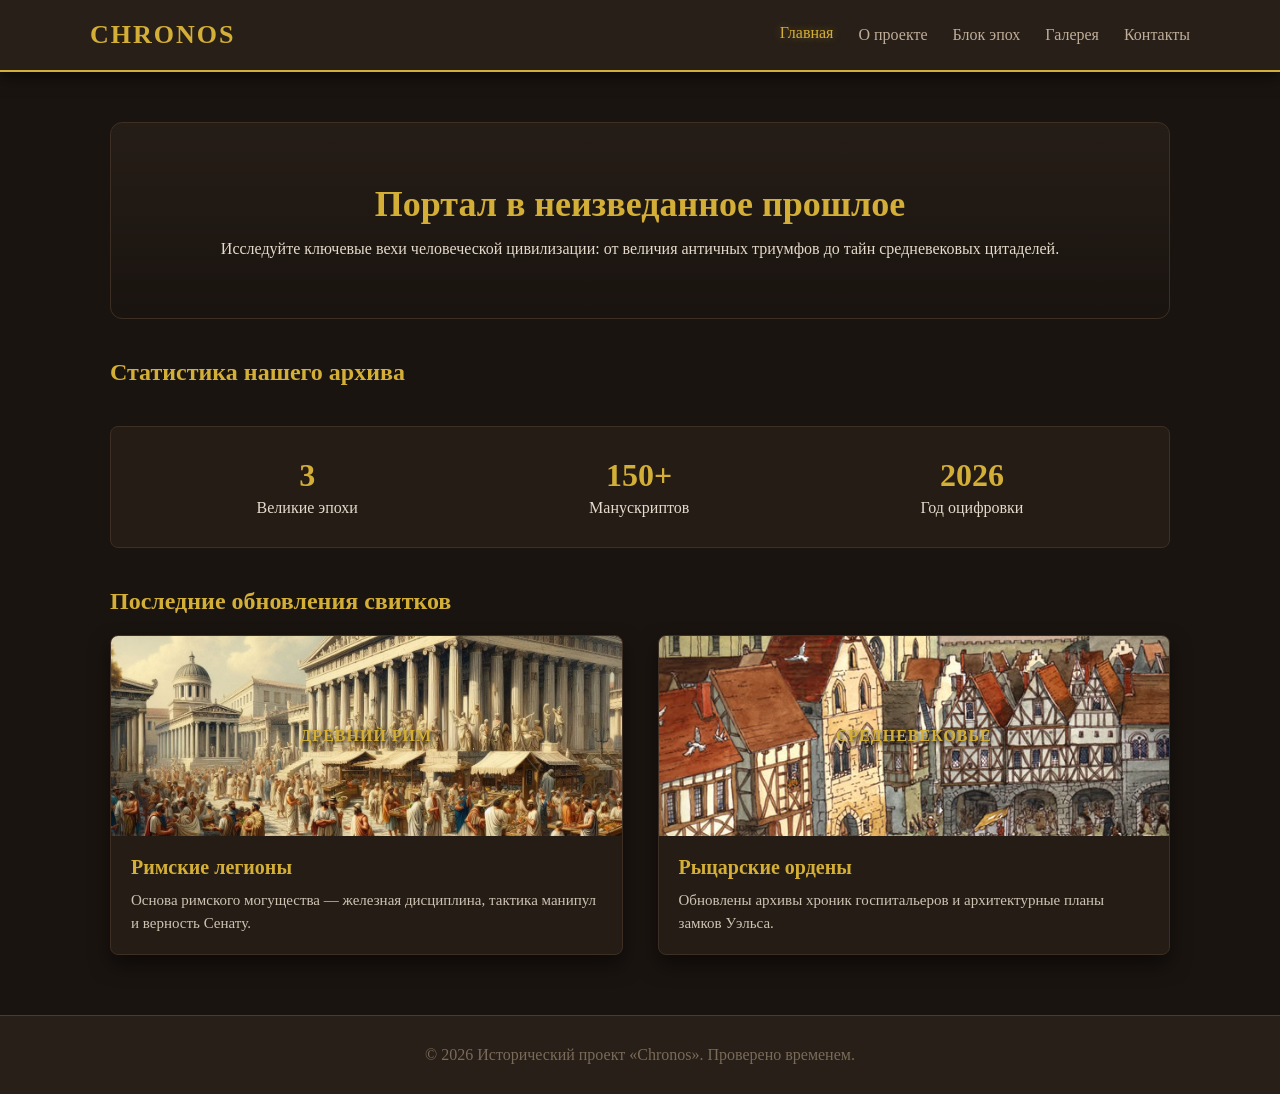
<file: index.html>
<!DOCTYPE html>
<html lang="ru">
<head>
    <meta charset="UTF-8">
    <meta name="viewport" content="width=device-width, initial-scale=1.0">
    <title>Хронос | Главная летопись</title>
    <link rel="stylesheet" href="css/style.css">
</head>
<body>
    <header>
        <nav>
            <div class="logo">Chronos</div>
            <ul>
                <li><a href="index.html" class="active">Главная</a></li>
                <li><a href="about.html">О проекте</a></li>
                <li><a href="blog.html">Блок эпох</a></li>
                <li><a href="gallery.html">Галерея</a></li>
                <li><a href="contact.html">Контакты</a></li>
            </ul>
        </nav>
    </header>

    <div class="container fade-in">
        <section class="hero">
            <h2>Портал в неизведанное прошлое</h2>
            <p>Исследуйте ключевые вехи человеческой цивилизации: от величия античных триумфов до тайн средневековых цитаделей.</p>
        </section>

        <h3 style="color: #d4af37; font-size: 24px; margin-bottom: 15px;">Статистика нашего архива</h3>
        <div class="stats-container">
            <div class="stat-item"><span class="stat-number">3</span><span>Великие эпохи</span></div>
            <div class="stat-item"><span class="stat-number">150+</span><span>Манускриптов</span></div>
            <div class="stat-item"><span class="stat-number">2026</span><span>Год оцифровки</span></div>
        </div>

        <h3 style="color: #d4af37; font-size: 24px; margin-bottom: 15px;">Последние обновления свитков</h3>
        <div class="grid">
            <div class="card">
                <div class="image-placeholder img-rome">Древний Рим</div>
                <div class="card-content">
                    <h3>Римские легионы</h3>
                    <p>Основа римского могущества — железная дисциплина, тактика манипул и верность Сенату.</p>
                </div>
            </div>
            <div class="card">
                <div class="image-placeholder img-medieval">Средневековье</div>
                <div class="card-content">
                    <h3>Рыцарские ордены</h3>
                    <p>Обновлены архивы хроник госпитальеров и архитектурные планы замков Уэльса.</p>
                </div>
            </div>
        </div>
    </div>

    <footer><p>&copy; 2026 Исторический проект «Chronos». Проверено временем.</p></footer>
    <script src="js/script.js"></script>
</body>
</html>
</file>
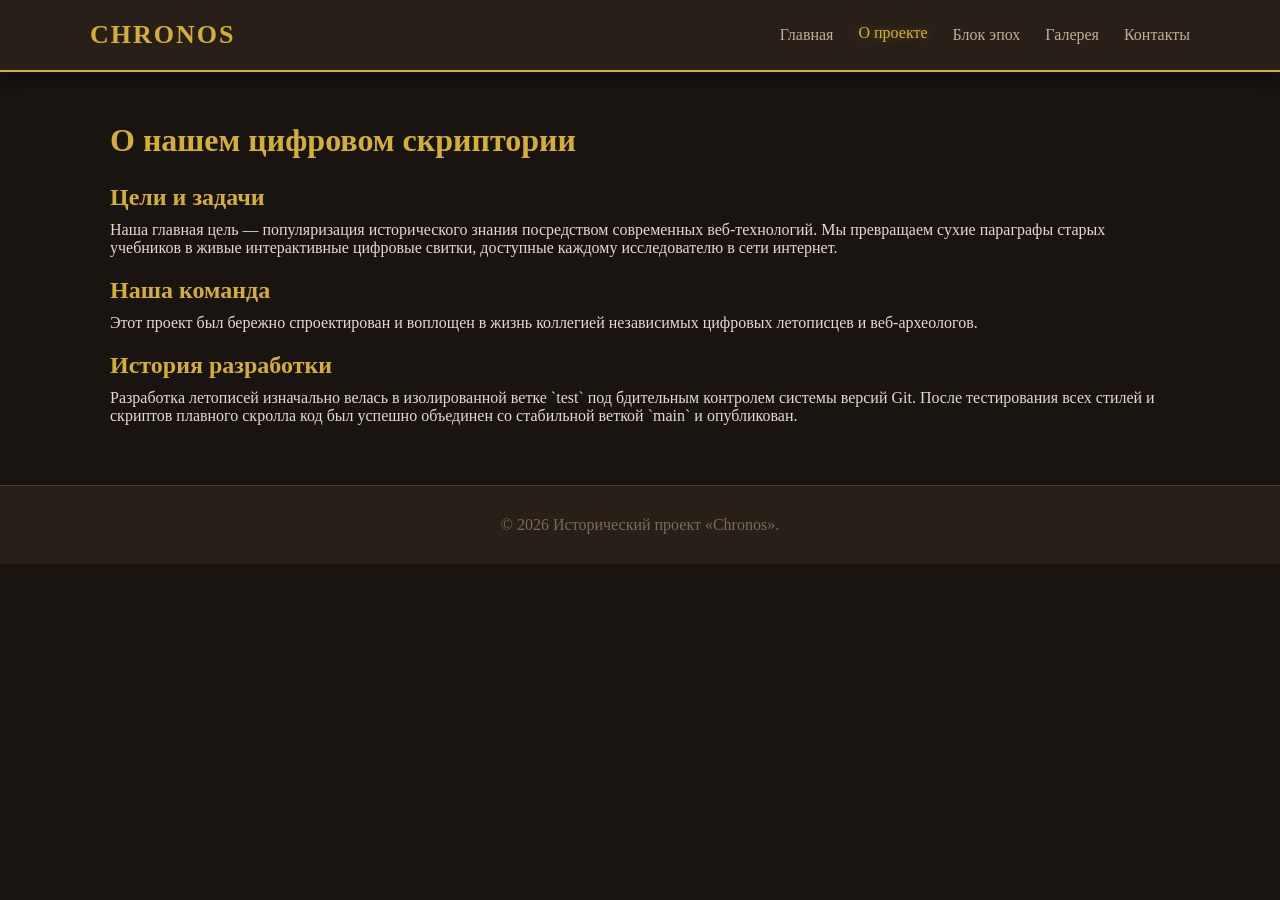
<file: about.html>
<!DOCTYPE html>
<html lang="ru">
<head>
    <meta charset="UTF-8">
    <meta name="viewport" content="width=device-width, initial-scale=1.0">
    <title>О проекте | Chronos</title>
    <link rel="stylesheet" href="css/style.css">
</head>
<body>
    <header>
        <nav>
            <div class="logo">Chronos</div>
            <ul>
                <li><a href="index.html">Главная</a></li>
                <li><a href="about.html" class="active">О проекте</a></li>
                <li><a href="blog.html">Блок эпох</a></li>
                <li><a href="gallery.html">Галерея</a></li>
                <li><a href="contact.html">Контакты</a></li>
            </ul>
        </nav>
    </header>

    <div class="container fade-in">
        <h1 style="color: #d4af37; margin-bottom: 25px;">О нашем цифровом скриптории</h1>
        
        <h2 style="color: #d4af37; margin-top: 20px; margin-bottom: 10px;">Цели и задачи</h2>
        <p>Наша главная цель — популяризация исторического знания посредством современных веб-технологий. Мы превращаем сухие параграфы старых учебников в живые интерактивные цифровые свитки, доступные каждому исследователю в сети интернет.</p>
        
        <h2 style="color: #d4af37; margin-top: 20px; margin-bottom: 10px;">Наша команда</h2>
        <p>Этот проект был бережно спроектирован и воплощен в жизнь коллегией независимых цифровых летописцев и веб-археологов.</p>

        <h2 style="color: #d4af37; margin-top: 20px; margin-bottom: 10px;">История разработки</h2>
        <p>Разработка летописей изначально велась в изолированной ветке `test` под бдительным контролем системы версий Git. После тестирования всех стилей и скриптов плавного скролла код был успешно объединен со стабильной веткой `main` и опубликован.</p>
    </div>

    <footer><p>&copy; 2026 Исторический проект «Chronos».</p></footer>
    <script src="js/script.js"></script>
</body>
</html>
</file>
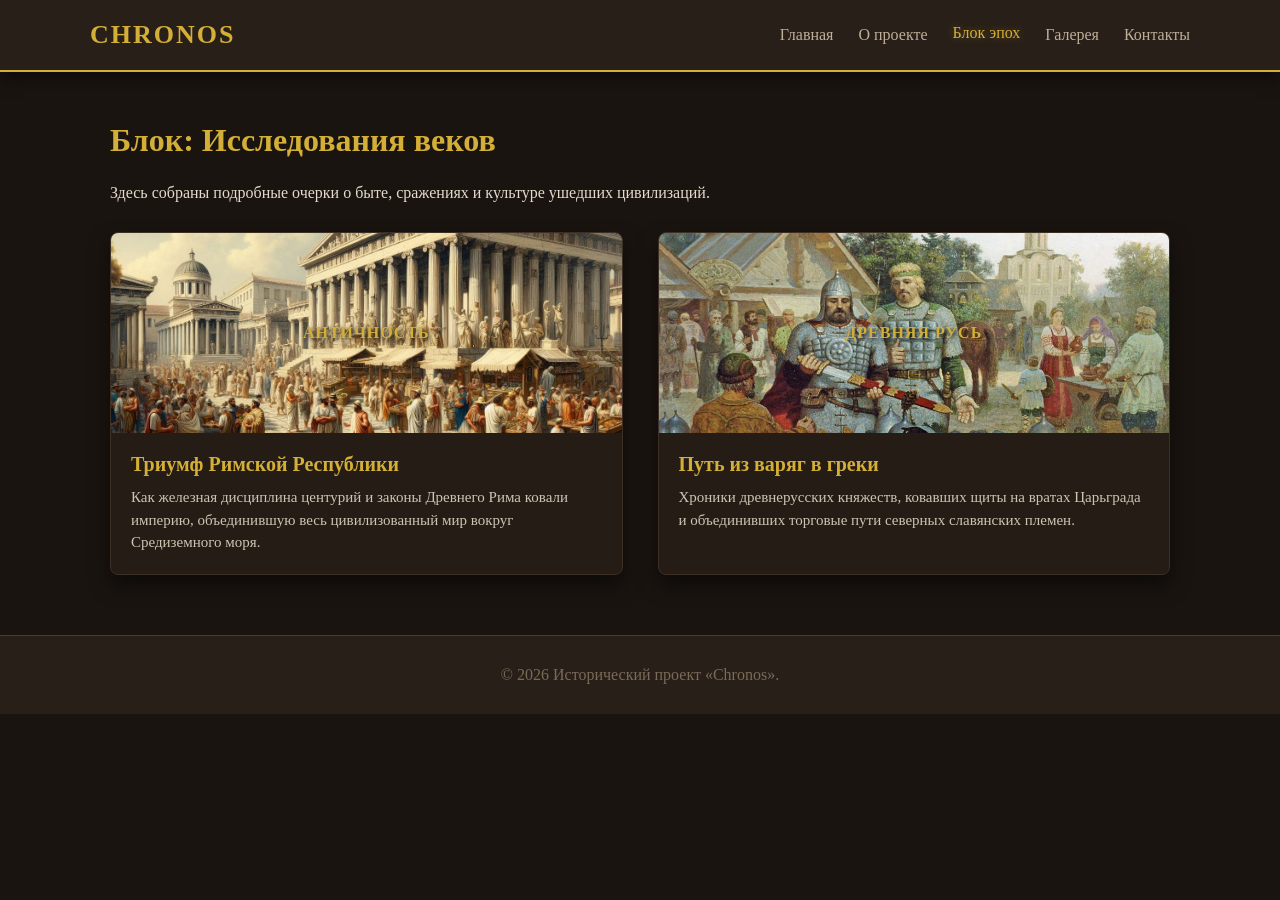
<file: blog.html>
<!DOCTYPE html>
<html lang="ru">
<head>
    <meta charset="UTF-8">
    <meta name="viewport" content="width=device-width, initial-scale=1.0">
    <title>Блок эпох | Chronos</title>
    <link rel="stylesheet" href="css/style.css">
</head>
<body>
    <header>
        <nav>
            <div class="logo">Chronos</div>
            <ul>
                <li><a href="index.html">Главная</a></li>
                <li><a href="about.html">О проекте</a></li>
                <li><a href="blog.html" class="active">Блок эпох</a></li>
                <li><a href="gallery.html">Галерея</a></li>
                <li><a href="contact.html">Контакты</a></li>
            </ul>
        </nav>
    </header>

    <div class="container fade-in">
        <h1 style="color: #d4af37; margin-bottom: 25px;">Блок: Исследования веков</h1>
        <p>Здесь собраны подробные очерки о быте, сражениях и культуре ушедших цивилизаций.</p>
        
        <div class="grid" style="margin-top: 30px;">
            <div class="card">
                <div class="image-placeholder img-rome">Античность</div>
                <div class="card-content">
                    <h3>Триумф Римской Республики</h3>
                    <p>Как железная дисциплина центурий и законы Древнего Рима ковали империю, объединившую весь цивилизованный мир вокруг Средиземного моря.</p>
                </div>
            </div>
            <div class="card">
                <div class="image-placeholder img-rus">Древняя Русь</div>
                <div class="card-content">
                    <h3>Путь из варяг в греки</h3>
                    <p>Хроники древнерусских княжеств, ковавших щиты на вратах Царьграда и объединивших торговые пути северных славянских племен.</p>
                </div>
            </div>
        </div>
    </div>

    <footer><p>&copy; 2026 Исторический проект «Chronos».</p></footer>
    <script src="js/script.js"></script>
</body>
</html>
</file>
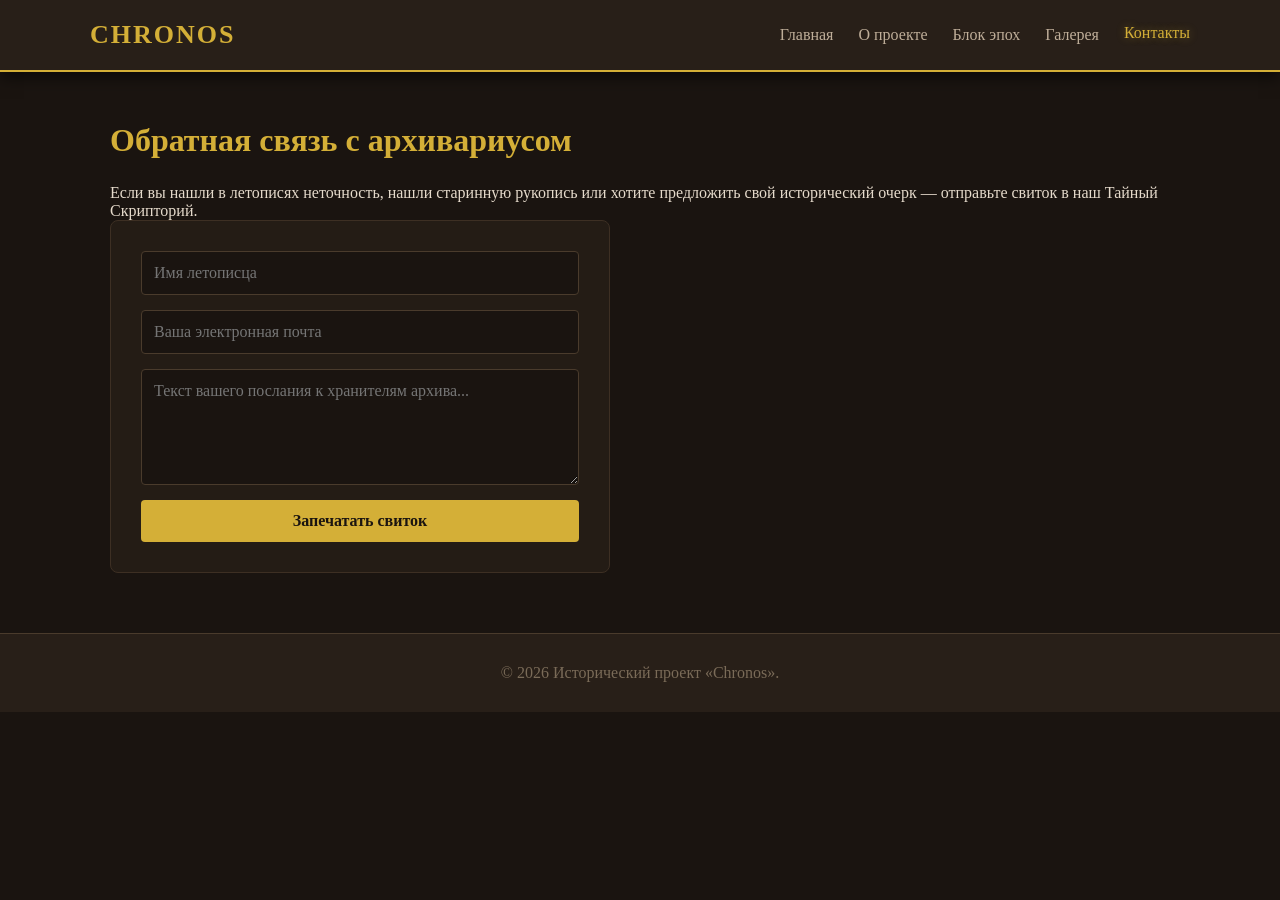
<file: contact.html>
<!DOCTYPE html>
<html lang="ru">
<head>
    <meta charset="UTF-8">
    <meta name="viewport" content="width=device-width, initial-scale=1.0">
    <title>Контакты | Chronos</title>
    <link rel="stylesheet" href="css/style.css">
</head>
<body>
    <header>
        <nav>
            <div class="logo">Chronos</div>
            <ul>
                <li><a href="index.html">Главная</a></li>
                <li><a href="about.html">О проекте</a></li>
                <li><a href="blog.html">Блок эпох</a></li>
                <li><a href="gallery.html">Галерея</a></li>
                <li><a href="contact.html" class="active">Контакты</a></li>
            </ul>
        </nav>
    </header>

    <div class="container fade-in">
        <h1 style="color: #d4af37; margin-bottom: 25px;">Обратная связь с архивариусом</h1>
        <p>Если вы нашли в летописях неточность, нашли старинную рукопись или хотите предложить свой исторический очерк — отправьте свиток в наш Тайный Скрипторий.</p>
        
        <form id="historicalForm">
            <input type="text" placeholder="Имя летописца" required>
            <input type="email" placeholder="Ваша электронная почта" required>
            <textarea placeholder="Текст вашего послания к хранителям архива..." rows="5" required></textarea>
            <button type="submit">Запечатать свиток</button>
        </form>
    </div>

    <footer><p>&copy; 2026 Исторический проект «Chronos».</p></footer>
    <script src="js/script.js"></script>
</body>
</html>
</file>
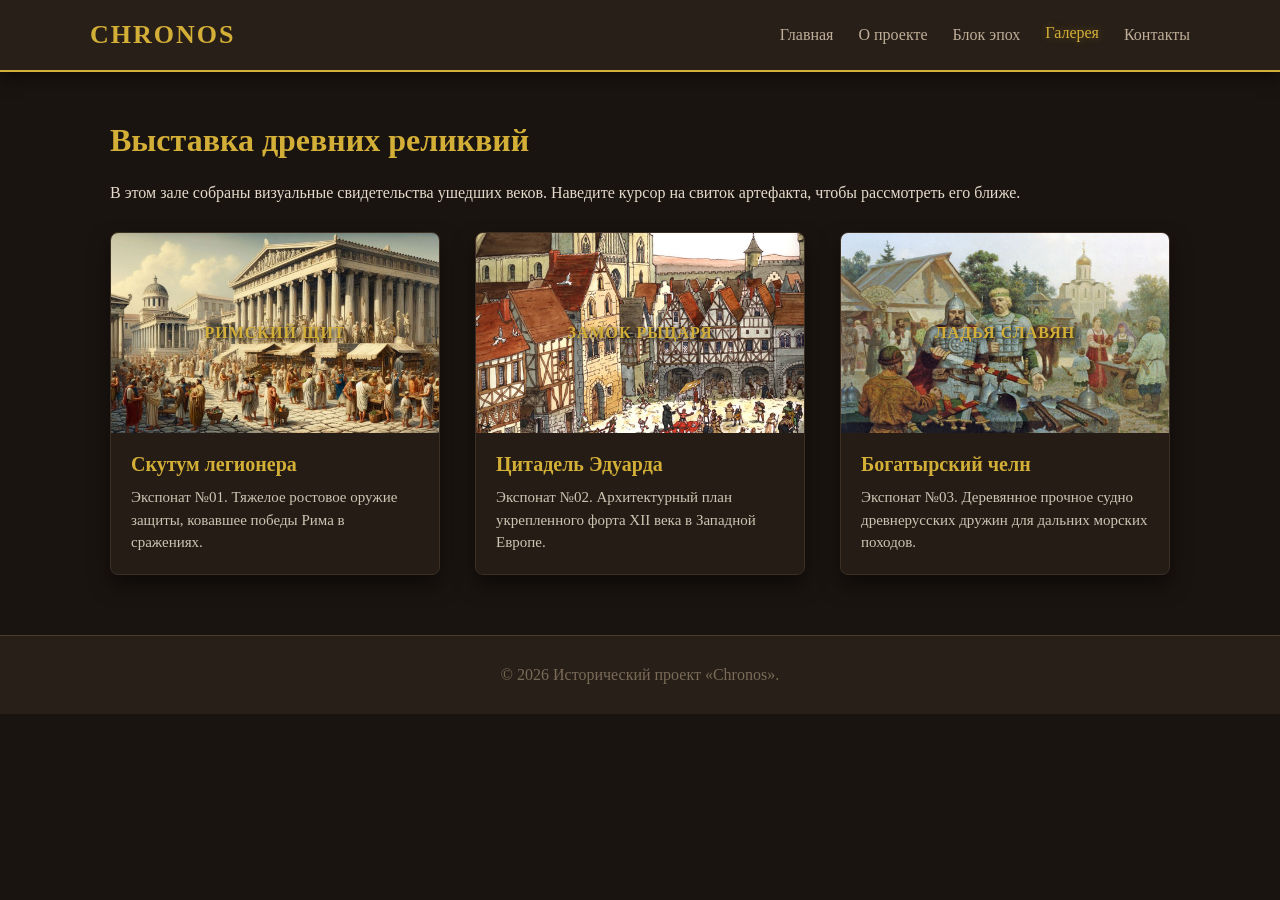
<file: gallery.html>
<!DOCTYPE html>
<html lang="ru">
<head>
    <meta charset="UTF-8">
    <meta name="viewport" content="width=device-width, initial-scale=1.0">
    <title>Галерея артефактов | Chronos</title>
    <link rel="stylesheet" href="css/style.css">
</head>
<body>
    <header>
        <nav>
            <div class="logo">Chronos</div>
            <ul>
                <li><a href="index.html">Главная</a></li>
                <li><a href="about.html">О проекте</a></li>
                <li><a href="blog.html">Блок эпох</a></li>
                <li><a href="gallery.html" class="active">Галерея</a></li>
                <li><a href="contact.html">Контакты</a></li>
            </ul>
        </nav>
    </header>

    <div class="container fade-in">
        <h1 style="color: #d4af37; margin-bottom: 25px;">Выставка древних реликвий</h1>
        <p>В этом зале собраны визуальные свидетельства ушедших веков. Наведите курсор на свиток артефакта, чтобы рассмотреть его ближе.</p>
        
        <div class="grid" style="margin-top: 30px;">
            <div class="card">
                <div class="image-placeholder img-rome">Римский щит</div>
                <div class="card-content">
                    <h3>Скутум легионера</h3>
                    <p>Экспонат №01. Тяжелое ростовое оружие защиты, ковавшее победы Рима в сражениях.</p>
                </div>
            </div>
            <div class="card">
                <div class="image-placeholder img-medieval">Замок рыцаря</div>
                <div class="card-content">
                    <h3>Цитадель Эдуарда</h3>
                    <p>Экспонат №02. Архитектурный план укрепленного форта XII века в Западной Европе.</p>
                </div>
            </div>
            <div class="card">
                <div class="image-placeholder img-rus">Ладья славян</div>
                <div class="card-content">
                    <h3>Богатырский челн</h3>
                    <p>Экспонат №03. Деревянное прочное судно древнерусских дружин для дальних морских походов.</p>
                </div>
            </div>
        </div>
    </div>

    <footer><p>&copy; 2026 Исторический проект «Chronos».</p></footer>
    <script src="js/script.js"></script>
</body>
</html>
</file>
<file: css/style.css>
/* Сброс стилей и шрифты */
* {
    margin: 0;
    padding: 0;
    box-sizing: border-box;
    font-family: 'Georgia', serif;
}

body {
    background-color: #1a1410; /* Цвет старого дуба */
    color: #e5dacb; /* Цвет состаренной бумаги */
    overflow-x: hidden;
}

/* Общие Header и Footer */
header {
    background-color: #281f18;
    position: sticky;
    top: 0;
    z-index: 100;
    box-shadow: 0 5px 15px rgba(0, 0, 0, 0.6);
    border-bottom: 2px solid #d4af37; /* Золотая линия */
}

nav {
    display: flex;
    justify-content: space-between;
    align-items: center;
    padding: 20px 50px;
    max-width: 1200px;
    margin: 0 auto;
}

.logo {
    font-size: 26px;
    font-weight: bold;
    color: #d4af37;
    letter-spacing: 2px;
    text-transform: uppercase;
}

nav ul {
    display: flex;
    list-style: none;
    gap: 25px;
}

nav ul li a {
    color: #bfae99;
    text-decoration: none;
    font-size: 16px;
    font-weight: 500;
    transition: color 0.3s ease, transform 0.3s ease;
    display: inline-block;
}

nav ul li a:hover, nav ul li a.active {
    color: #d4af37;
    transform: translateY(-2px);
    text-shadow: 0 0 8px rgba(212, 175, 55, 0.4);
}

.container {
    max-width: 1100px;
    margin: 50px auto;
    padding: 0 20px;
}

/* Секция Hero */
.hero {
    text-align: center;
    padding: 60px 20px;
    background: linear-gradient(rgba(40, 31, 24, 0.85), rgba(26, 20, 16, 1));
    border-radius: 12px;
    margin-bottom: 40px;
    border: 1px solid #3d2f23;
}

.hero h2 {
    font-size: 36px;
    color: #d4af37;
    margin-bottom: 15px;
}

/* Изначальный stats-container по ТЗ */
.stats-container {
    display: flex;
    justify-content: space-around;
    margin: 40px 0;
    background: #241c15;
    padding: 30px;
    border-radius: 8px;
    border: 1px solid #3d2f23;
}

.stat-item {
    text-align: center;
}

.stat-number {
    font-size: 32px;
    color: #d4af37;
    font-weight: bold;
    display: block;
    margin-bottom: 5px;
}

/* Надежная CSS-анимация появления страниц (без участия JS) */
.fade-in {
    animation: stableReveal 1s ease-out forwards;
}

@keyframes stableReveal {
    from {
        opacity: 0;
        transform: translateY(15px);
    }
    to {
        opacity: 1;
        transform: translateY(0);
    }
}

/* Историческая сетка артефактов */
.grid {
    display: grid;
    grid-template-columns: repeat(auto-fit, minmax(300px, 1fr));
    gap: 35px;
    margin-top: 20px;
}

/* Карточки с эффектом увеличения */
.card {
    background-color: #241c15;
    border: 1px solid #3d2f23;
    border-radius: 8px;
    overflow: hidden;
    box-shadow: 0 10px 20px rgba(0,0,0,0.5);
    transition: transform 0.4s ease, border-color 0.4s ease;
}

.card:hover {
    transform: translateY(-8px);
    border-color: #d4af37;
}

/* Фоновые блоки для картинок */
.image-placeholder {
    width: 100%;
    height: 200px;
    background-size: cover;
    background-position: center;
    background-repeat: no-repeat;
    display: flex;
    align-items: center;
    justify-content: center;
    font-weight: bold;
    color: #d4af37 !important;
    text-transform: uppercase;
    letter-spacing: 1px;
    text-shadow: 2px 2px 4px rgba(0, 0, 0, 0.9);
}

/* Локальные пути к вашим скачанным файлам в папке img */
.img-rome { 
    background-image: url('../img/Rome.jpg') !important; 
}
.img-medieval { 
    background-image: url('../img/Medival.png') !important; 
}
.img-rus { 
    background-image: url('../img/Rusi.jpg') !important; 
}

.card-content {
    padding: 20px;
}

.card-content h3 {
    color: #d4af37;
    margin-bottom: 10px;
    font-size: 20px;
}

.card-content p {
    font-size: 15px;
    line-height: 1.5;
    color: #cfc4b3;
}

/* Стили формы */
form {
    display: flex;
    flex-direction: column;
    gap: 15px;
    max-width: 500px;
    background: #241c15;
    padding: 30px;
    border-radius: 8px;
    border: 1px solid #3d2f23;
}

input, textarea, button {
    padding: 12px;
    border-radius: 4px;
    border: 1px solid #4a3b2c;
    background: #1a1410;
    color: #e5dacb;
    font-size: 16px;
}

input:focus, textarea:focus {
    outline: none;
    border-color: #d4af37;
}

button {
    background: #d4af37;
    color: #1a1410;
    font-weight: bold;
    cursor: pointer;
    border: none;
    transition: background-color 0.3s ease, transform 0.2s ease;
}

button:hover {
    background-color: #bfa030;
    transform: translateY(-2px);
}

/* Подвал */
footer {
    text-align: center;
    padding: 30px;
    background-color: #281f18;
    color: #7a6b58;
    margin-top: 60px;
    border-top: 1px solid #4a3b2c;
}

/* Мобильная адаптивность по ТЗ */
@media (max-width: 768px) {
    nav { flex-direction: column; gap: 15px; }
    .stats-container { flex-direction: column; gap: 20px; }
}
</file>
